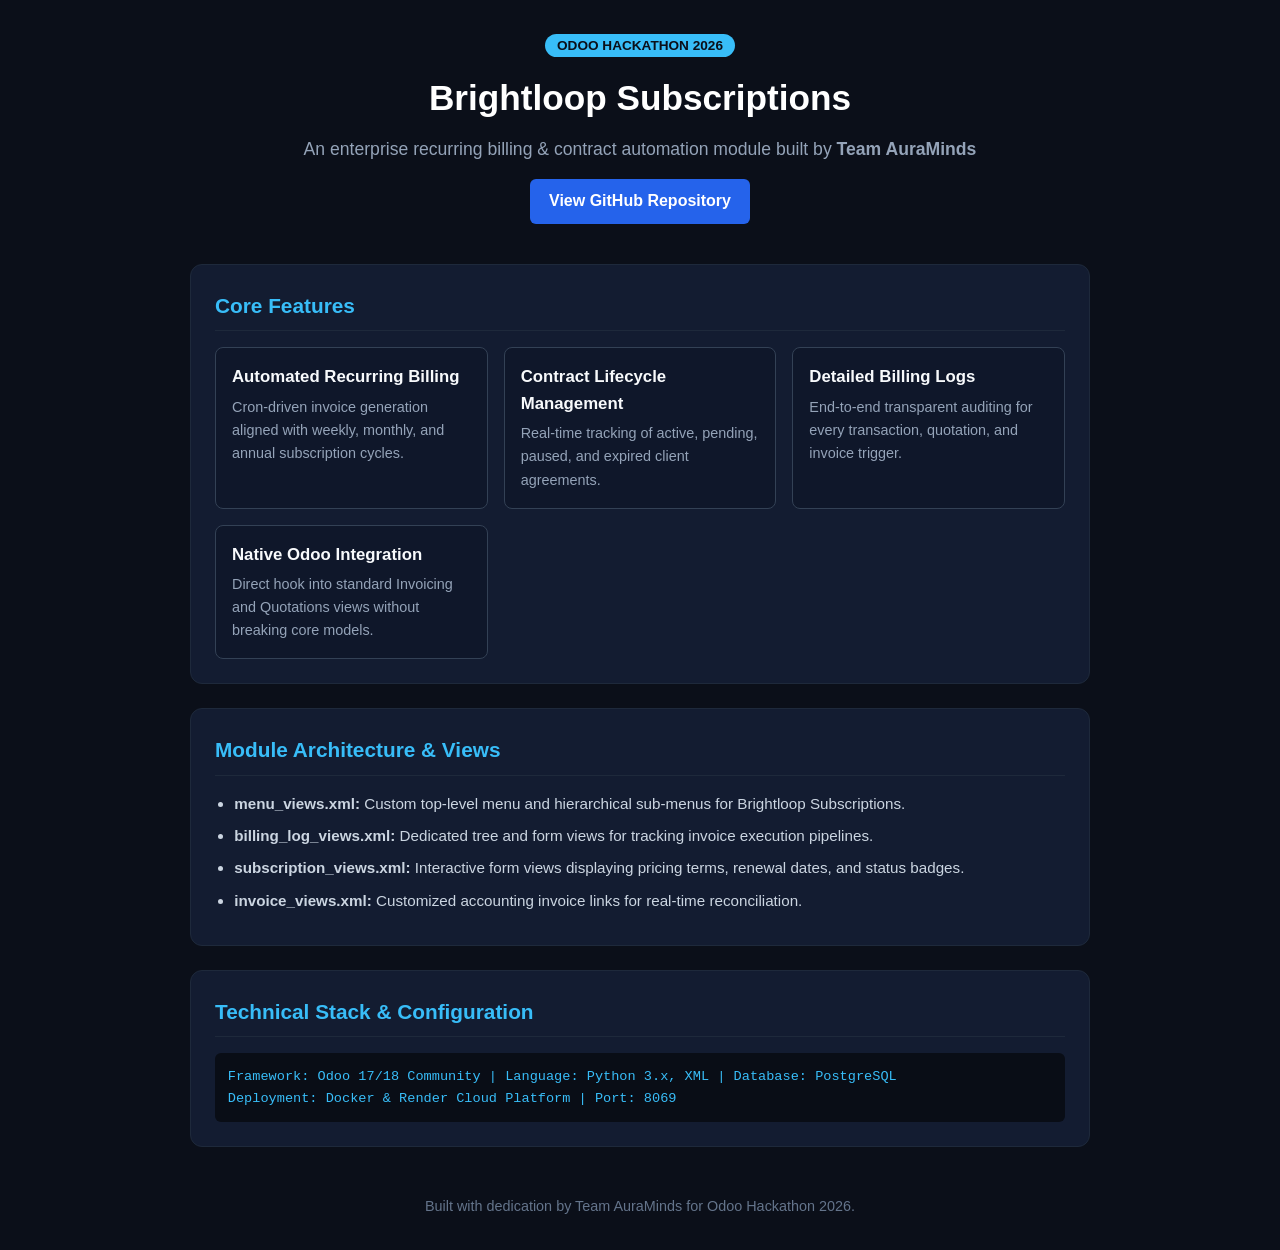
<file: index.html>
<!DOCTYPE html>
<html lang="en">
<head>
    <meta charset="UTF-8">
    <meta name="viewport" content="width=device-width, initial-scale=1.0">
    <title>Brightloop Subscription Management | Team AuraMinds</title>
    <style>
        * { box-sizing: border-box; margin: 0; padding: 0; font-family: -apple-system, BlinkMacSystemFont, "Segoe UI", Roboto, sans-serif; }
        body { background-color: #0b0f19; color: #e2e8f0; line-height: 1.6; padding: 2rem 1rem; }
        .container { max-width: 900px; margin: 0 auto; }
        header { text-align: center; margin-bottom: 2.5rem; }
        .badge { background: #38bdf8; color: #0b0f19; padding: 0.25rem 0.75rem; border-radius: 999px; font-weight: 700; font-size: 0.85rem; text-transform: uppercase; }
        h1 { font-size: 2.2rem; margin-top: 0.8rem; color: #ffffff; }
        p.subtitle { color: #94a3b8; font-size: 1.1rem; margin-top: 0.5rem; }
        .card { background: #131c31; border: 1px solid #1e293b; border-radius: 12px; padding: 1.5rem; margin-bottom: 1.5rem; }
        h2 { font-size: 1.3rem; color: #38bdf8; margin-bottom: 1rem; border-bottom: 1px solid #1e293b; padding-bottom: 0.5rem; }
        .features-grid { display: grid; grid-template-columns: repeat(auto-fit, minmax(250px, 1fr)); gap: 1rem; }
        .feature-box { background: #0f172a; padding: 1rem; border-radius: 8px; border: 1px solid #334155; }
        .feature-box h3 { font-size: 1.05rem; color: #f8fafc; margin-bottom: 0.3rem; }
        .feature-box p { font-size: 0.9rem; color: #94a3b8; }
        ul { padding-left: 1.2rem; color: #cbd5e1; }
        li { margin-bottom: 0.5rem; font-size: 0.95rem; }
        .code-block { background: #090d16; padding: 0.8rem; border-radius: 6px; font-family: monospace; font-size: 0.85rem; color: #38bdf8; overflow-x: auto; }
        .footer { text-align: center; margin-top: 3rem; color: #64748b; font-size: 0.9rem; }
        .btn { display: inline-block; background: #2563eb; color: white; padding: 0.6rem 1.2rem; border-radius: 6px; text-decoration: none; font-weight: 600; margin-top: 1rem; }
        .btn:hover { background: #1d4ed8; }
    </style>
</head>
<body>
    <div class="container">
        <header>
            <span class="badge">Odoo Hackathon 2026</span>
            <h1>Brightloop Subscriptions</h1>
            <p class="subtitle">An enterprise recurring billing & contract automation module built by <strong>Team AuraMinds</strong></p>
            <a href="https://github.com/Drashti-0/odoo_hackathon" target="_blank" class="btn">View GitHub Repository</a>
        </header>

        <div class="card">
            <h2>Core Features</h2>
            <div class="features-grid">
                <div class="feature-box">
                    <h3>Automated Recurring Billing</h3>
                    <p>Cron-driven invoice generation aligned with weekly, monthly, and annual subscription cycles.</p>
                </div>
                <div class="feature-box">
                    <h3>Contract Lifecycle Management</h3>
                    <p>Real-time tracking of active, pending, paused, and expired client agreements.</p>
                </div>
                <div class="feature-box">
                    <h3>Detailed Billing Logs</h3>
                    <p>End-to-end transparent auditing for every transaction, quotation, and invoice trigger.</p>
                </div>
                <div class="feature-box">
                    <h3>Native Odoo Integration</h3>
                    <p>Direct hook into standard Invoicing and Quotations views without breaking core models.</p>
                </div>
            </div>
        </div>

        <div class="card">
            <h2>Module Architecture & Views</h2>
            <ul>
                <li><strong>menu_views.xml:</strong> Custom top-level menu and hierarchical sub-menus for Brightloop Subscriptions.</li>
                <li><strong>billing_log_views.xml:</strong> Dedicated tree and form views for tracking invoice execution pipelines.</li>
                <li><strong>subscription_views.xml:</strong> Interactive form views displaying pricing terms, renewal dates, and status badges.</li>
                <li><strong>invoice_views.xml:</strong> Customized accounting invoice links for real-time reconciliation.</li>
            </ul>
        </div>

        <div class="card">
            <h2>Technical Stack & Configuration</h2>
            <div class="code-block">
                Framework: Odoo 17/18 Community | Language: Python 3.x, XML | Database: PostgreSQL<br>
                Deployment: Docker & Render Cloud Platform | Port: 8069
            </div>
        </div>

        <div class="footer">
            Built with dedication by Team AuraMinds for Odoo Hackathon 2026.
        </div>
    </div>
</body>
</html>
</file>
